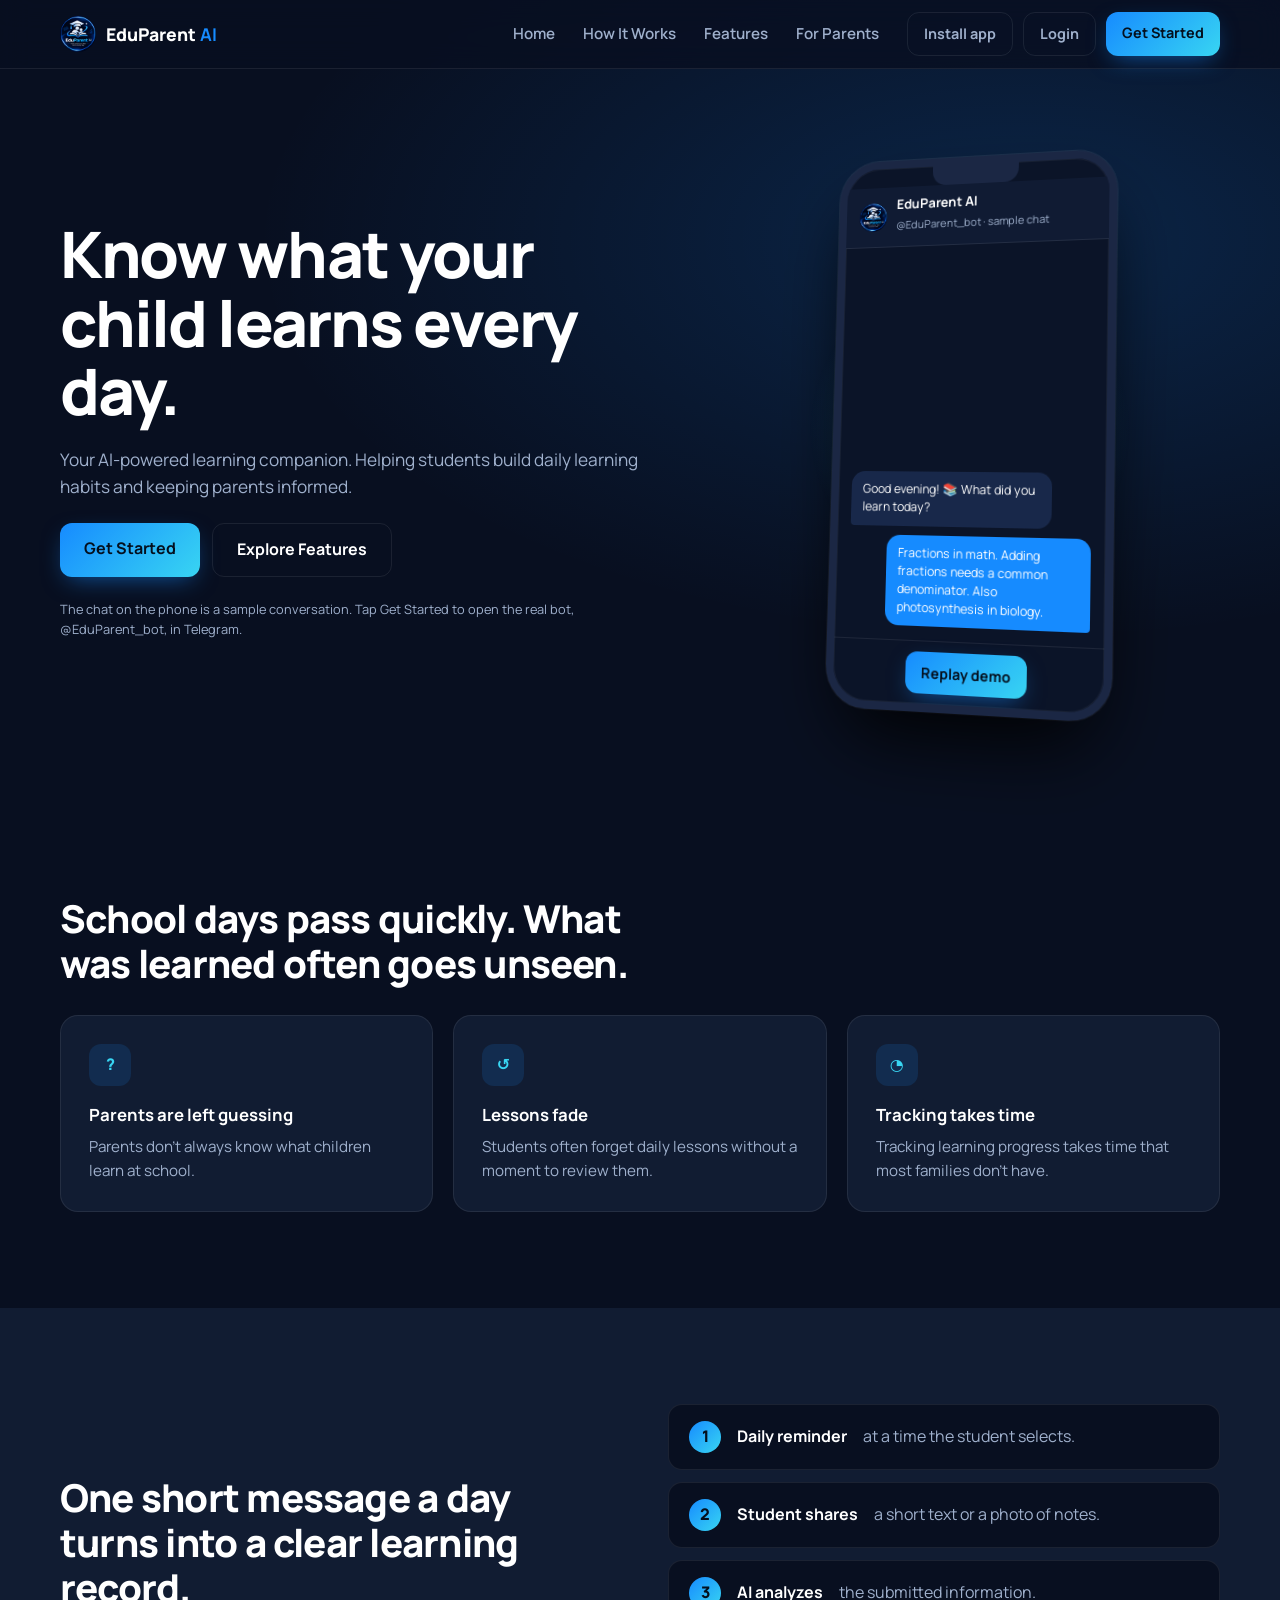
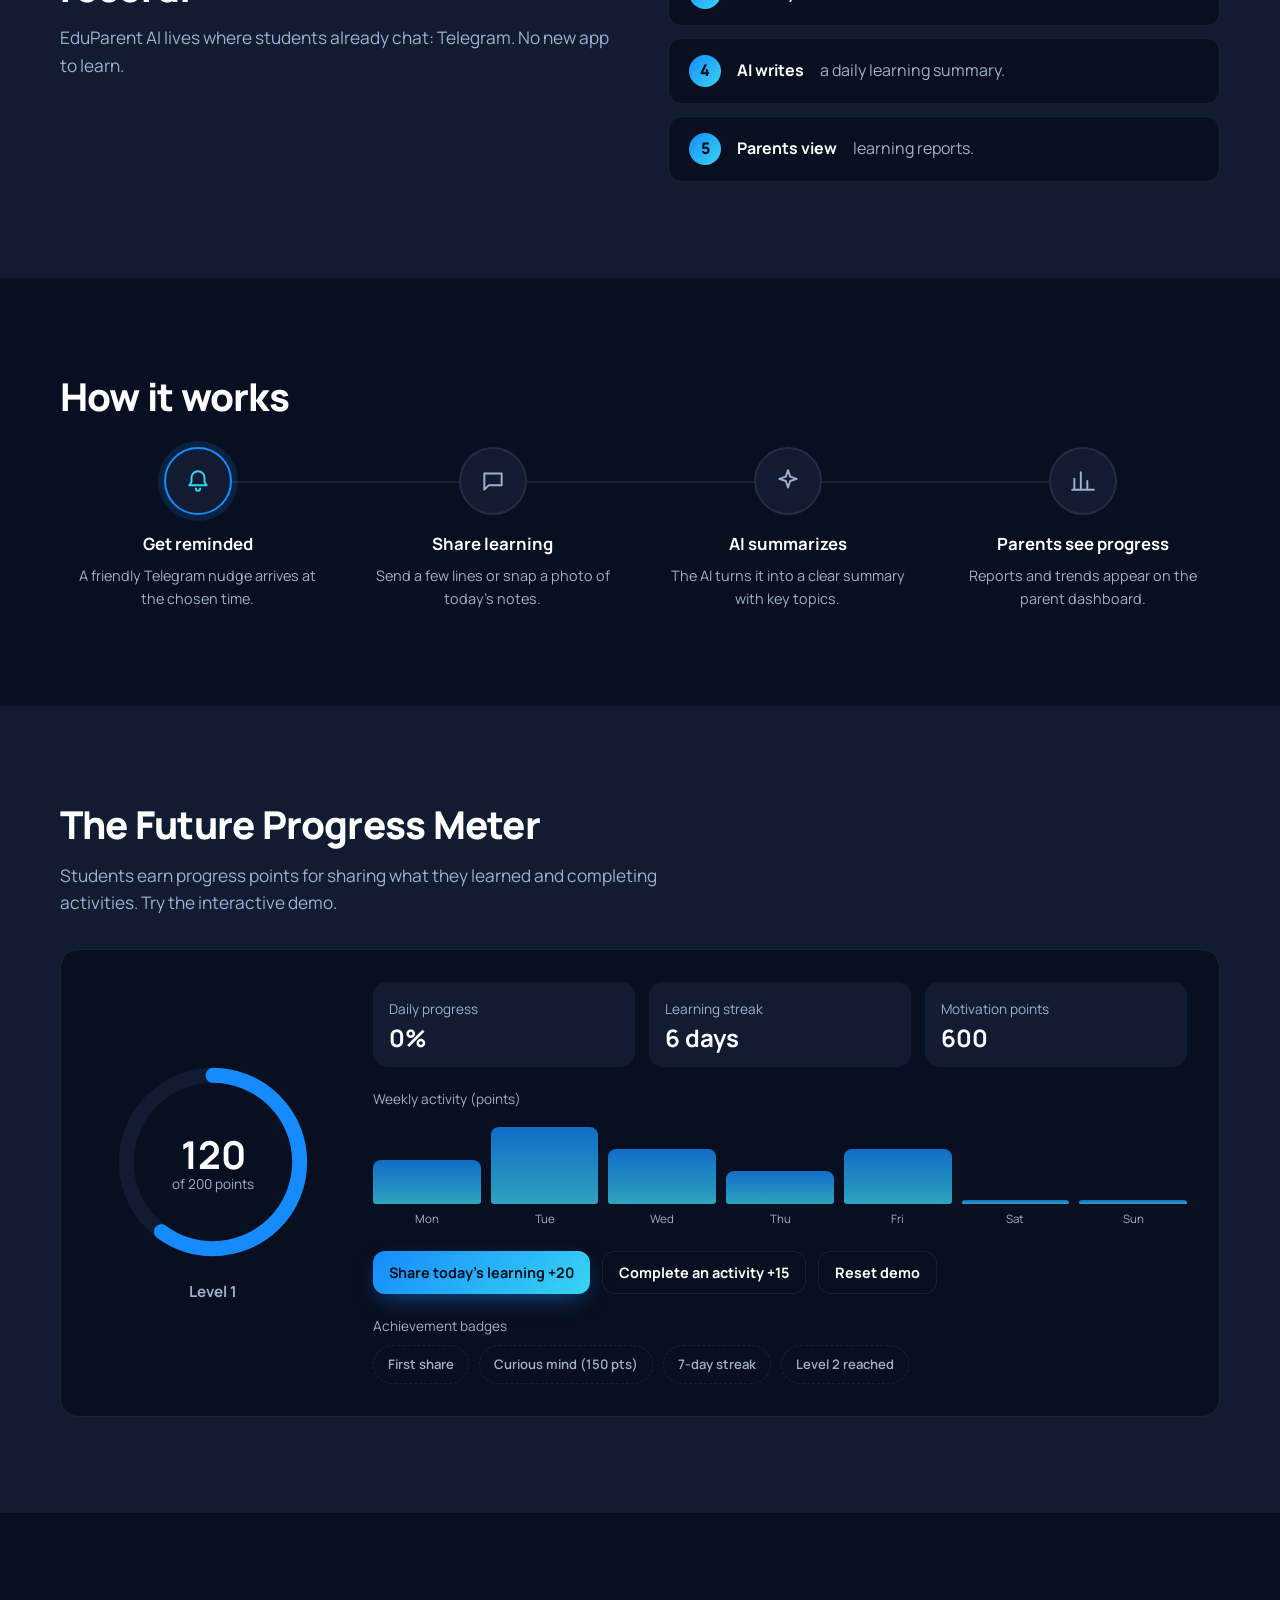
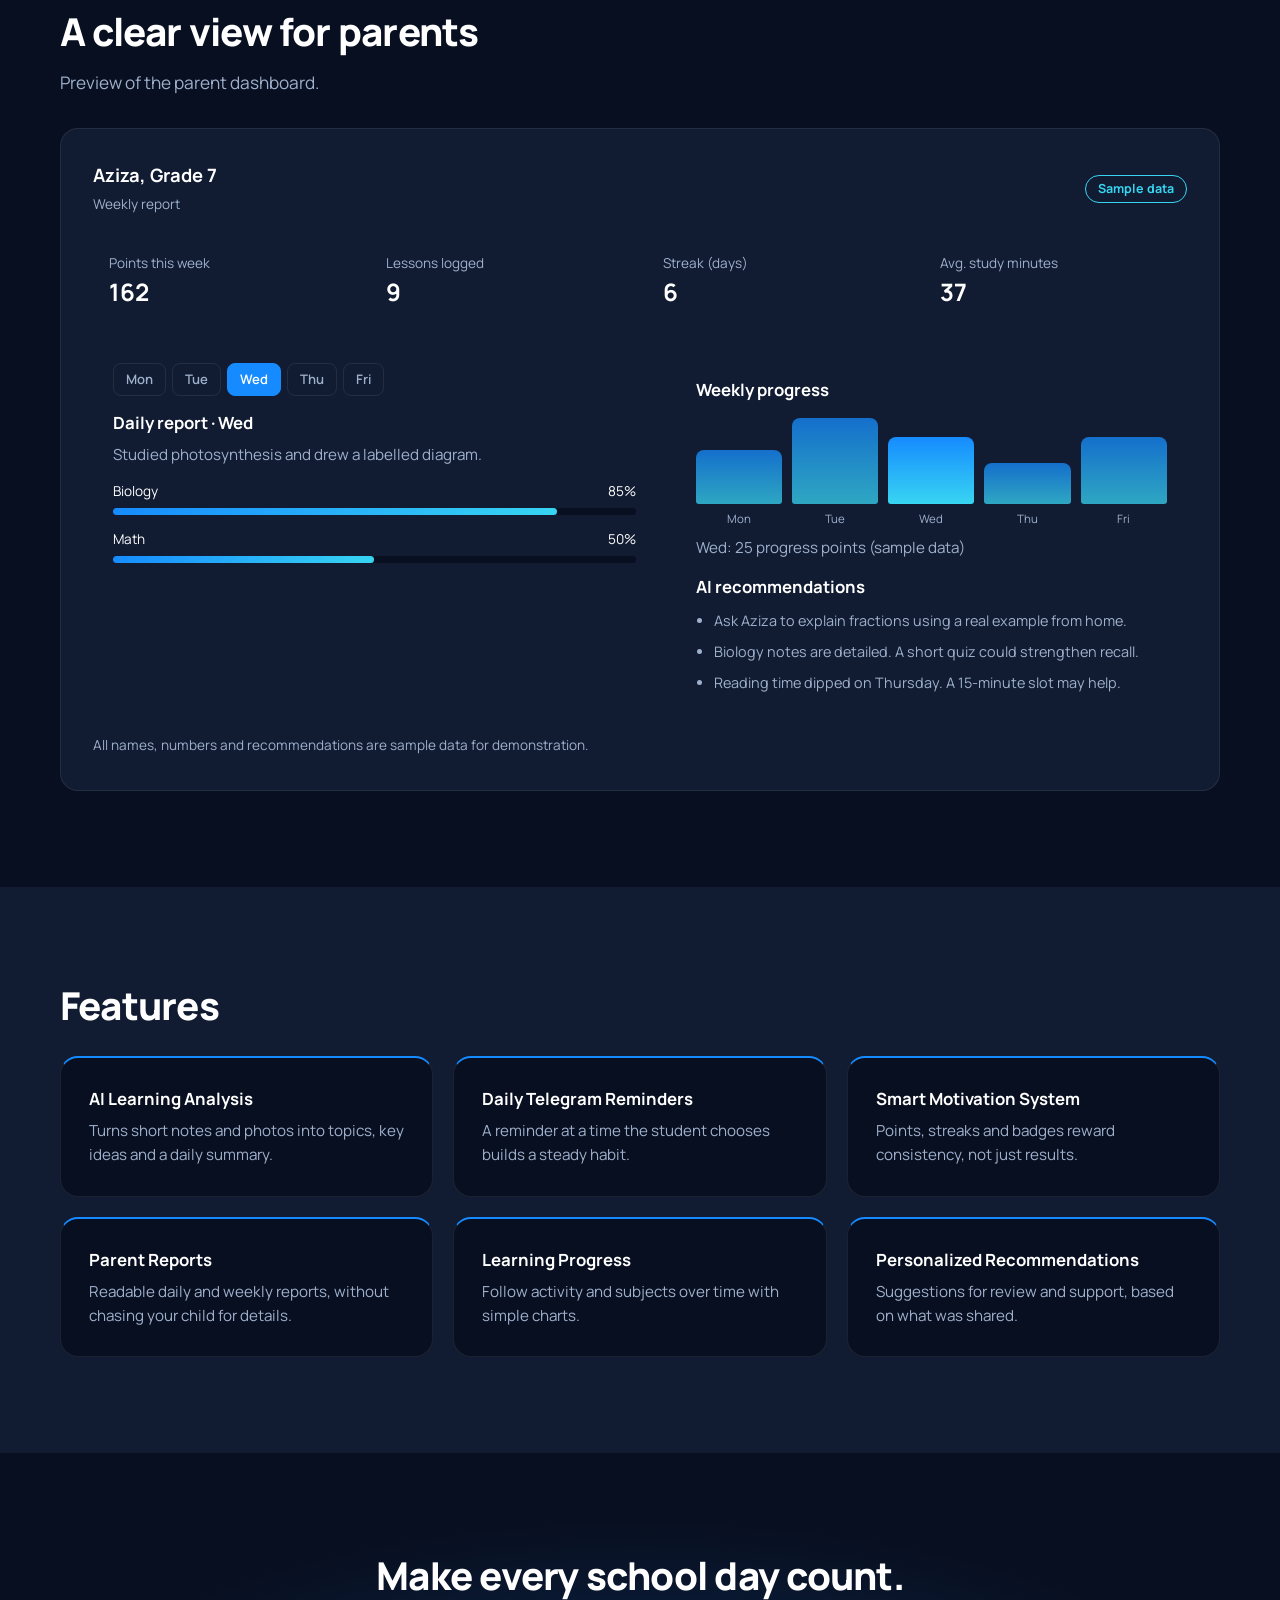
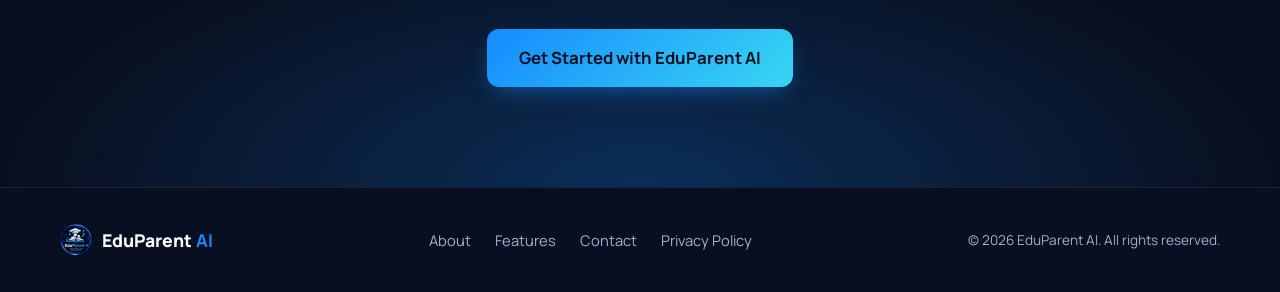
<file: index.html>
<!DOCTYPE html>
<html lang="en">
<head>
<meta charset="UTF-8">
<meta name="viewport" content="width=device-width, initial-scale=1">
<title>EduParent AI – Know what your child learns every day</title>
<meta name="description" content="EduParent AI is a Telegram learning assistant that helps students share daily learning and keeps parents informed.">
<link rel="preconnect" href="https://fonts.googleapis.com">
<link rel="preconnect" href="https://fonts.gstatic.com" crossorigin>
<link href="https://fonts.googleapis.com/css2?family=Manrope:wght@400;500;600;700;800&display=swap" rel="stylesheet">
<link rel="manifest" href="manifest.json">
<meta name="theme-color" content="#080F20">
<meta name="apple-mobile-web-app-capable" content="yes">
<link rel="icon" type="image/png" href="icon-192.png">
<link rel="apple-touch-icon" href="icon-192.png">
<link rel="stylesheet" href="style.css">
</head>
<body>

<!-- ===== A. NAVBAR ===== -->
<header class="nav" id="nav">
  <div class="wrap nav-in">
    <a href="#home" class="brand"><img src="icon-192.png" alt="" width="36" height="36"><span>EduParent <b>AI</b></span></a>
    <button class="burger" id="burger" aria-label="Open menu" aria-expanded="false"><span></span><span></span></button>
    <nav class="links" id="links">
      <a href="#home">Home</a><a href="#how">How It Works</a><a href="#features">Features</a><a href="#parents">For Parents</a>
      <div class="nav-btns">
        <button class="btn ghost sm" id="installBtn" hidden>Install app</button>
        <a class="btn ghost sm" href="https://t.me/EduParent_bot" target="_blank" rel="noopener">Login</a>
        <a class="btn primary sm" href="https://t.me/EduParent_bot" target="_blank" rel="noopener">Get Started</a>
      </div>
    </nav>
  </div>
</header>

<main>
<!-- ===== B. HERO ===== -->
<section class="hero" id="home">
  <div class="wrap hero-grid">
    <div class="hero-copy">
      <h1>Know what your child learns every day.</h1>
      <p class="lead">Your AI-powered learning companion. Helping students build daily learning habits and keeping parents informed.</p>
      <div class="row">
        <a class="btn primary" href="https://t.me/EduParent_bot" target="_blank" rel="noopener">Get Started</a>
        <a class="btn ghost" href="#features">Explore Features</a>
      </div>
      <p class="note">The chat on the phone is a sample conversation. Tap Get Started to open the real bot, @EduParent_bot, in Telegram.</p>
    </div>

    <div class="phone-stage">
      <div class="phone" id="phone">
        <div class="notch"></div>
        <div class="tg-head"><img src="icon-192.png" alt="" width="30" height="30"><div><strong>EduParent AI</strong><small>@EduParent_bot · sample chat</small></div></div>
        <div class="chat" id="chat" aria-live="polite"></div>
        <div class="tg-foot"><button class="btn primary sm" id="replay">Replay demo</button></div>
      </div>
      <div class="glow"></div>
    </div>
  </div>
</section>

<!-- ===== C. PROBLEM ===== -->
<section class="sec" id="problem">
  <div class="wrap">
    <h2>School days pass quickly. What was learned often goes unseen.</h2>
    <div class="grid3">
      <article class="card"><div class="ico">?</div><h3>Parents are left guessing</h3><p>Parents don't always know what children learn at school.</p></article>
      <article class="card"><div class="ico">↺</div><h3>Lessons fade</h3><p>Students often forget daily lessons without a moment to review them.</p></article>
      <article class="card"><div class="ico">◔</div><h3>Tracking takes time</h3><p>Tracking learning progress takes time that most families don't have.</p></article>
    </div>
  </div>
</section>

<!-- ===== D. SOLUTION ===== -->
<section class="sec alt" id="solution">
  <div class="wrap split">
    <div>
      <h2>One short message a day turns into a clear learning record.</h2>
      <p class="lead">EduParent AI lives where students already chat: Telegram. No new app to learn.</p>
    </div>
    <ol class="steps-list">
      <li><b>Daily reminder</b> at a time the student selects.</li>
      <li><b>Student shares</b> a short text or a photo of notes.</li>
      <li><b>AI analyzes</b> the submitted information.</li>
      <li><b>AI writes</b> a daily learning summary.</li>
      <li><b>Parents view</b> learning reports.</li>
    </ol>
  </div>
</section>

<!-- ===== E. HOW IT WORKS ===== -->
<section class="sec" id="how">
  <div class="wrap">
    <h2>How it works</h2>
    <div class="flow" id="flow">
      <div class="flow-line"><i id="flowFill"></i></div>
      <button class="step active" data-i="0"><span class="sico"><svg viewBox="0 0 24 24"><path d="M12 3a6 6 0 0 0-6 6v4l-2 3h16l-2-3V9a6 6 0 0 0-6-6zM10 19a2 2 0 0 0 4 0"/></svg></span><h3>Get reminded</h3><p>A friendly Telegram nudge arrives at the chosen time.</p></button>
      <button class="step" data-i="1"><span class="sico"><svg viewBox="0 0 24 24"><path d="M4 5h16v11H8l-4 4V5z"/></svg></span><h3>Share learning</h3><p>Send a few lines or snap a photo of today's notes.</p></button>
      <button class="step" data-i="2"><span class="sico"><svg viewBox="0 0 24 24"><path d="M12 2l2 6 6 2-6 2-2 6-2-6-6-2 6-2z"/></svg></span><h3>AI summarizes</h3><p>The AI turns it into a clear summary with key topics.</p></button>
      <button class="step" data-i="3"><span class="sico"><svg viewBox="0 0 24 24"><path d="M4 20V10M10 20V4M16 20v-8M22 20H2"/></svg></span><h3>Parents see progress</h3><p>Reports and trends appear on the parent dashboard.</p></button>
    </div>
  </div>
</section>

<!-- ===== F. FUTURE PROGRESS SYSTEM ===== -->
<section class="sec alt" id="progress">
  <div class="wrap">
    <h2>The Future Progress Meter</h2>
    <p class="lead">Students earn progress points for sharing what they learned and completing activities. Try the interactive demo.</p>
    <div class="meter card big">
      <div class="meter-l">
        <div class="ring"><svg viewBox="0 0 120 120"><circle cx="60" cy="60" r="52" class="trk"/><circle cx="60" cy="60" r="52" class="bar" id="ringBar"/></svg>
          <div class="ring-t"><strong id="pts">0</strong><small>of <span id="goal">200</span> points</small></div></div>
        <p class="lvl" id="lvl">Level 1</p>
      </div>
      <div class="meter-r">
        <div class="mini-stats">
          <div><small>Daily progress</small><strong id="dailyPct">0%</strong></div>
          <div><small>Learning streak</small><strong><span id="streak">6</span> days</strong></div>
          <div><small>Motivation points</small><strong id="mp">0</strong></div>
        </div>
        <small class="lab">Weekly activity (points)</small>
        <div class="bars" id="weekBars"></div>
        <div class="row">
          <button class="btn primary sm" id="actShare">Share today's learning +20</button>
          <button class="btn ghost sm" id="actQuiz">Complete an activity +15</button>
          <button class="btn ghost sm" id="actReset">Reset demo</button>
        </div>
        <small class="lab">Achievement badges</small>
        <div class="badges" id="badges"></div>
      </div>
    </div>
  </div>
</section>

<!-- ===== G. PARENT DASHBOARD ===== -->
<section class="sec" id="parents">
  <div class="wrap">
    <h2>A clear view for parents</h2>
    <p class="lead">Preview of the parent dashboard.</p>
    <div class="dash card big">
      <div class="dash-top">
        <div><strong>Aziza, Grade 7</strong><small>Weekly report</small></div>
        <span class="tag">Sample data</span>
      </div>
      <div class="kpis">
        <div><small>Points this week</small><strong data-count="165">0</strong></div>
        <div><small>Lessons logged</small><strong data-count="9">0</strong></div>
        <div><small>Streak (days)</small><strong data-count="6">0</strong></div>
        <div><small>Avg. study minutes</small><strong data-count="38">0</strong></div>
      </div>
      <div class="dash-grid">
        <div class="panel">
          <div class="tabs" id="dayTabs" role="tablist"></div>
          <h3 id="dayTitle"></h3>
          <p id="daySummary" class="muted"></p>
          <div id="subjects"></div>
        </div>
        <div class="panel">
          <h3>Weekly progress</h3>
          <div class="chart" id="chart"></div>
          <p class="muted" id="chartRead">Hover or tap a bar for details.</p>
          <h3>AI recommendations</h3>
          <ul class="recs">
            <li>Ask Aziza to explain fractions using a real example from home.</li>
            <li>Biology notes are detailed. A short quiz could strengthen recall.</li>
            <li>Reading time dipped on Thursday. A 15-minute slot may help.</li>
          </ul>
        </div>
      </div>
      <small class="muted">All names, numbers and recommendations are sample data for demonstration.</small>
    </div>
  </div>
</section>

<!-- ===== H. FEATURES ===== -->
<section class="sec alt" id="features">
  <div class="wrap">
    <h2>Features</h2>
    <div class="grid3">
      <article class="card feat"><h3>AI Learning Analysis</h3><p>Turns short notes and photos into topics, key ideas and a daily summary.</p></article>
      <article class="card feat"><h3>Daily Telegram Reminders</h3><p>A reminder at a time the student chooses builds a steady habit.</p></article>
      <article class="card feat"><h3>Smart Motivation System</h3><p>Points, streaks and badges reward consistency, not just results.</p></article>
      <article class="card feat"><h3>Parent Reports</h3><p>Readable daily and weekly reports, without chasing your child for details.</p></article>
      <article class="card feat"><h3>Learning Progress</h3><p>Follow activity and subjects over time with simple charts.</p></article>
      <article class="card feat"><h3>Personalized Recommendations</h3><p>Suggestions for review and support, based on what was shared.</p></article>
    </div>
  </div>
</section>

<!-- ===== I. CTA ===== -->
<section class="cta">
  <div class="wrap">
    <h2>Make every school day count.</h2>
    <a class="btn primary lg" href="https://t.me/EduParent_bot" target="_blank" rel="noopener">Get Started with EduParent AI</a>
  </div>
</section>
</main>

<!-- ===== J. FOOTER ===== -->
<footer class="foot">
  <div class="wrap foot-in">
    <a href="#home" class="brand"><img src="icon-192.png" alt="" width="32" height="32"><span>EduParent <b>AI</b></span></a>
    <nav>
      <a href="#solution">About</a><a href="#features">Features</a>
      <a href="#" data-open="Contact">Contact</a><a href="#" data-open="Privacy Policy">Privacy Policy</a>
    </nav>
    <small>© <span id="yr">2026</span> EduParent AI. All rights reserved.</small>
  </div>
</footer>

<!-- Modal (demo notice) -->
<dialog id="modal">
  <h3 id="mTitle">Get Started</h3>
  <p>This page is not available yet. To get in touch or start using EduParent AI, open our Telegram bot: <a href="https://t.me/EduParent_bot" target="_blank" rel="noopener" style="color:var(--cyan)">@EduParent_bot</a>.</p>
  <div class="row"><button class="btn primary sm" id="mClose">Got it</button></div>
</dialog>

<script src="script.js"></script>
</body>
</html>
</file>
<file: style.css>
/* ===== EduParent AI – styles ===== */
/* 1. Tokens */
:root{
  --bg:#080F20; --bg2:#111C32; --line:rgba(255,255,255,.08);
  --blue:#168BFF; --cyan:#38D5F2; --text:#fff; --soft:#9fb0cc;
  --r:18px; --grad:linear-gradient(135deg,#168BFF,#38D5F2);
  font-family:'Manrope',system-ui,-apple-system,'Segoe UI',sans-serif;
}
/* 2. Base */
*{box-sizing:border-box;margin:0}
html{scroll-behavior:smooth;scroll-padding-top:80px}
body{background:var(--bg);color:var(--text);line-height:1.6;-webkit-font-smoothing:antialiased}
img{display:block}
a{color:inherit;text-decoration:none}
button{font:inherit;color:inherit;cursor:pointer}
:focus-visible{outline:2px solid var(--cyan);outline-offset:3px}
.wrap{width:min(1160px,92%);margin:auto}
h1{font-size:clamp(2.4rem,5.4vw,4rem);line-height:1.07;letter-spacing:-.03em;font-weight:800}
h2{font-size:clamp(1.6rem,3.2vw,2.4rem);line-height:1.18;letter-spacing:-.02em;font-weight:800;max-width:24ch;margin-bottom:14px}
h3{font-size:1.05rem;font-weight:700;margin-bottom:6px}
.lead{color:var(--soft);font-size:1.08rem;max-width:56ch}
.muted,small{color:var(--soft);font-size:.85rem}
.sec{padding:96px 0}.sec.alt{background:var(--bg2)}
.sec .lead{margin-bottom:32px}.sec h2{margin-bottom:28px}.sec h2+.lead{margin-top:-14px}
.row{display:flex;flex-wrap:wrap;gap:12px;margin:22px 0}
/* 3. Buttons */
.btn{border:1px solid var(--line);border-radius:12px;padding:13px 24px;font-weight:700;background:transparent;transition:transform .2s,box-shadow .2s,background .2s;display:inline-block}
.btn.sm{padding:9px 16px;font-size:.9rem}.btn.lg{padding:16px 32px;font-size:1.05rem}
.btn.primary{background:var(--grad);border:0;color:#04101f;box-shadow:0 8px 24px -8px rgba(22,139,255,.6)}
.btn.ghost:hover{background:rgba(255,255,255,.06)}
.btn:hover{transform:translateY(-2px)}
/* 4. Nav */
.nav{position:fixed;inset:0 0 auto;z-index:50;background:rgba(8,15,32,.78);backdrop-filter:blur(14px);border-bottom:1px solid var(--line)}
.nav-in{display:flex;align-items:center;justify-content:space-between;height:68px}
.brand{display:flex;align-items:center;gap:10px;font-weight:800;font-size:1.1rem}
.brand img{border-radius:50%}.brand b{color:var(--blue)}
.links{display:flex;align-items:center;gap:28px;color:var(--soft);font-weight:600;font-size:.95rem}
.links>a:hover{color:#fff}
.nav-btns{display:flex;gap:10px}
.burger{display:none;background:none;border:0;width:40px;height:40px;position:relative}
.burger span{position:absolute;left:9px;right:9px;height:2px;background:#fff;transition:.25s}
.burger span:first-child{top:15px}.burger span:last-child{top:24px}
.burger[aria-expanded=true] span:first-child{top:20px;transform:rotate(45deg)}
.burger[aria-expanded=true] span:last-child{top:20px;transform:rotate(-45deg)}
/* 5. Hero */
.hero{padding:150px 0 90px;background:radial-gradient(60% 50% at 80% 30%,rgba(22,139,255,.18),transparent),var(--bg)}
.hero-grid{display:grid;grid-template-columns:1.1fr .9fr;gap:48px;align-items:center}
.hero .lead{margin-top:20px}.note{font-size:.8rem;color:var(--soft)}
.phone-stage{position:relative;display:grid;place-items:center;perspective:1200px}
.glow{position:absolute;width:70%;aspect-ratio:1;background:radial-gradient(circle,rgba(56,213,242,.25),transparent 65%);z-index:0}
.phone{position:relative;z-index:1;width:290px;height:560px;border-radius:42px;background:#0b1428;border:8px solid #1b2744;box-shadow:0 40px 80px -20px #000,0 0 0 1px var(--line),inset 0 0 0 1px rgba(255,255,255,.05);display:flex;flex-direction:column;overflow:hidden;transform:rotateY(-14deg) rotateX(5deg);transition:transform .5s}
.phone:hover{transform:rotateY(0) rotateX(0)}
.notch{width:90px;height:20px;background:#1b2744;border-radius:0 0 14px 14px;margin:0 auto}
.tg-head{display:flex;gap:10px;align-items:center;padding:10px 14px;background:#101b33;border-bottom:1px solid var(--line)}
.tg-head img{border-radius:50%}.tg-head strong{display:block;font-size:.85rem;line-height:1.2}.tg-head small{font-size:.7rem}
.chat{flex:1;padding:14px;display:flex;flex-direction:column;gap:9px;overflow:hidden;justify-content:flex-end}
.msg{max-width:84%;padding:9px 12px;border-radius:14px;font-size:.78rem;line-height:1.45;animation:pop .35s}
.msg.bot{background:#18284a;border-bottom-left-radius:4px;align-self:flex-start}
.msg.me{background:var(--blue);border-bottom-right-radius:4px;align-self:flex-end}
.msg.sum{background:#18284a;border-left:3px solid var(--cyan)}
.msg b{color:var(--cyan)}.dots{display:inline-flex;gap:3px}.dots i{width:5px;height:5px;border-radius:50%;background:var(--soft);animation:blink 1s infinite}.dots i:nth-child(2){animation-delay:.15s}.dots i:nth-child(3){animation-delay:.3s}
.tg-foot{padding:10px;text-align:center;border-top:1px solid var(--line)}
@keyframes pop{from{opacity:0;transform:translateY(8px) scale(.97)}}
@keyframes blink{50%{opacity:.25}}
/* 6. Cards / grids */
.grid3{display:grid;grid-template-columns:repeat(3,1fr);gap:20px}
.card{background:var(--bg2);border:1px solid var(--line);border-radius:var(--r);padding:28px;transition:border-color .25s,transform .25s}
.sec.alt .card{background:var(--bg)}
.card:hover{border-color:rgba(22,139,255,.5)}
.card p{color:var(--soft);font-size:.95rem}
.card.big{padding:32px}.card.big:hover{transform:none}
.ico{width:42px;height:42px;border-radius:12px;display:grid;place-items:center;background:rgba(22,139,255,.14);color:var(--cyan);font-weight:800;margin-bottom:16px}
.feat{border-top:2px solid var(--blue)}
/* 7. Solution */
.split{display:grid;grid-template-columns:1fr 1fr;gap:56px;align-items:center}
.steps-list{list-style:none;counter-reset:s;display:grid;gap:12px;padding:0}
.steps-list li{counter-increment:s;display:flex;gap:16px;align-items:center;padding:16px 20px;background:var(--bg);border:1px solid var(--line);border-radius:14px;color:var(--soft)}
.steps-list li::before{content:counter(s);flex:none;width:32px;height:32px;border-radius:50%;background:var(--grad);color:#04101f;font-weight:800;display:grid;place-items:center}
.steps-list b{color:#fff}
/* 8. How it works */
.flow{position:relative;display:grid;grid-template-columns:repeat(4,1fr);gap:20px}
.flow-line{position:absolute;top:34px;left:12%;right:12%;height:2px;background:var(--line)}
.flow-line i{display:block;height:100%;width:0;background:var(--grad);transition:width .5s}
.step{position:relative;background:none;border:0;text-align:center;padding:0 10px}
.sico{display:grid;place-items:center;width:68px;height:68px;margin:0 auto 16px;border-radius:50%;background:var(--bg2);border:2px solid var(--line);transition:.3s}
.sico svg{width:26px;fill:none;stroke:var(--soft);stroke-width:1.8;stroke-linecap:round;stroke-linejoin:round}
.step p{color:var(--soft);font-size:.9rem}
.step.active .sico,.step.done .sico{border-color:var(--blue);box-shadow:0 0 0 6px rgba(22,139,255,.15)}
.step.active svg,.step.done svg{stroke:var(--cyan)}
/* 9. Meter */
.meter{display:grid;grid-template-columns:240px 1fr;gap:40px;align-items:center}
.ring{position:relative;width:200px;margin:auto}
.ring svg{transform:rotate(-90deg)}
.ring circle{fill:none;stroke-width:9}.trk{stroke:var(--bg2)}
.bar{stroke:url(#g);stroke:var(--blue);stroke-linecap:round;stroke-dasharray:327;stroke-dashoffset:327;transition:stroke-dashoffset .8s cubic-bezier(.2,.8,.2,1)}
.ring-t{position:absolute;inset:0;display:grid;place-content:center;text-align:center}
.ring-t strong{font-size:2.4rem;line-height:1}
.lvl{text-align:center;margin-top:10px;font-weight:700;color:var(--cyan)}
.mini-stats,.kpis{display:grid;grid-template-columns:repeat(3,1fr);gap:14px;margin-bottom:22px}
.kpis{grid-template-columns:repeat(4,1fr)}
.mini-stats>div,.kpis>div{background:var(--bg2);border-radius:14px;padding:14px 16px}
.mini-stats strong,.kpis strong{display:block;font-size:1.5rem;line-height:1.3}
.lab{display:block;margin:8px 0 8px}
.bars,.chart{display:flex;align-items:flex-end;gap:10px;height:110px}
.bars div,.chart div{flex:1;display:flex;flex-direction:column;justify-content:flex-end;align-items:center;height:100%;gap:6px;font-size:.72rem;color:var(--soft)}
.bars i,.chart i{display:block;width:100%;border-radius:8px 8px 3px 3px;background:var(--bg2);background:linear-gradient(var(--blue),var(--cyan));opacity:.75;transition:height .6s,opacity .2s}
.chart div{cursor:pointer}.chart div:hover i,.chart div.on i{opacity:1}
.badges{display:flex;flex-wrap:wrap;gap:10px}
.badge{padding:8px 14px;border-radius:999px;border:1px dashed var(--line);color:var(--soft);font-size:.82rem;font-weight:600;transition:.4s}
.badge.on{border:1px solid var(--blue);background:rgba(22,139,255,.14);color:#fff;animation:pop .4s}
/* 10. Dashboard */
.dash-top{display:flex;justify-content:space-between;align-items:center;margin-bottom:20px}
.dash-top strong{display:block;font-size:1.15rem}
.tag{font-size:.78rem;font-weight:700;color:var(--cyan);border:1px solid var(--cyan);border-radius:999px;padding:3px 12px}
.dash-grid{display:grid;grid-template-columns:1.1fr 1fr;gap:20px;margin-bottom:18px}
.panel{background:var(--bg2);border-radius:14px;padding:20px}
.panel h3{margin-top:14px}.panel .chart{margin:14px 0 8px}
.tabs{display:flex;gap:6px;flex-wrap:wrap}
.tabs button{background:none;border:1px solid var(--line);border-radius:8px;padding:5px 12px;font-size:.82rem;font-weight:600;color:var(--soft)}
.tabs button[aria-selected=true]{background:var(--blue);border-color:var(--blue);color:#fff}
.sub{margin-top:14px}.sub-h{display:flex;justify-content:space-between;font-size:.85rem;margin-bottom:5px}
.sub-b{height:7px;border-radius:9px;background:var(--bg)}.sub-b i{display:block;height:100%;border-radius:9px;background:var(--grad);transition:width .6s}
.recs{padding-left:18px;color:var(--soft);font-size:.9rem;display:grid;gap:8px;margin-top:8px}
/* 11. CTA + footer */
.cta{padding:100px 0;text-align:center;background:radial-gradient(50% 80% at 50% 100%,rgba(22,139,255,.25),transparent),var(--bg)}
.cta h2{margin:0 auto 30px;max-width:none}
.foot{border-top:1px solid var(--line);padding:36px 0}
.foot-in{display:flex;justify-content:space-between;align-items:center;gap:20px;flex-wrap:wrap}
.foot nav{display:flex;gap:24px;color:var(--soft);font-size:.92rem}.foot nav a:hover{color:#fff}
/* 12. Modal */
dialog{margin:auto;border:1px solid var(--line);border-radius:var(--r);background:var(--bg2);color:#fff;padding:28px;max-width:420px}
dialog::backdrop{background:rgba(3,7,16,.7);backdrop-filter:blur(4px)}
dialog p{color:var(--soft)}
/* 13. Reveal (hero-adjacent sections only fade once) */
.rv{opacity:0;transform:translateY(16px);transition:opacity .6s,transform .6s}.rv.in{opacity:1;transform:none}
/* 14. Responsive */
@media(max-width:900px){
  .hero-grid,.split,.meter,.dash-grid{grid-template-columns:1fr}
  .hero{padding-top:120px}.grid3{grid-template-columns:1fr 1fr}
  .flow{grid-template-columns:1fr 1fr;row-gap:32px}.flow-line{display:none}
  .burger{display:block}
  .links{position:absolute;top:68px;left:0;right:0;flex-direction:column;align-items:stretch;gap:0;background:var(--bg);padding:8px 4% 20px;border-bottom:1px solid var(--line);display:none}
  .links.open{display:flex}.links>a{padding:14px 0;border-bottom:1px solid var(--line)}
  .nav-btns{margin-top:16px}.nav-btns .btn{flex:1}
  .sec{padding:72px 0}
}
@media(max-width:600px){
  .grid3{grid-template-columns:1fr}.kpis{grid-template-columns:1fr 1fr}.mini-stats{grid-template-columns:1fr}
  .phone{transform:none}.card.big{padding:20px}
}
@media(prefers-reduced-motion:reduce){*{animation:none!important;transition:none!important;scroll-behavior:auto!important}.rv{opacity:1;transform:none}}
</file>
